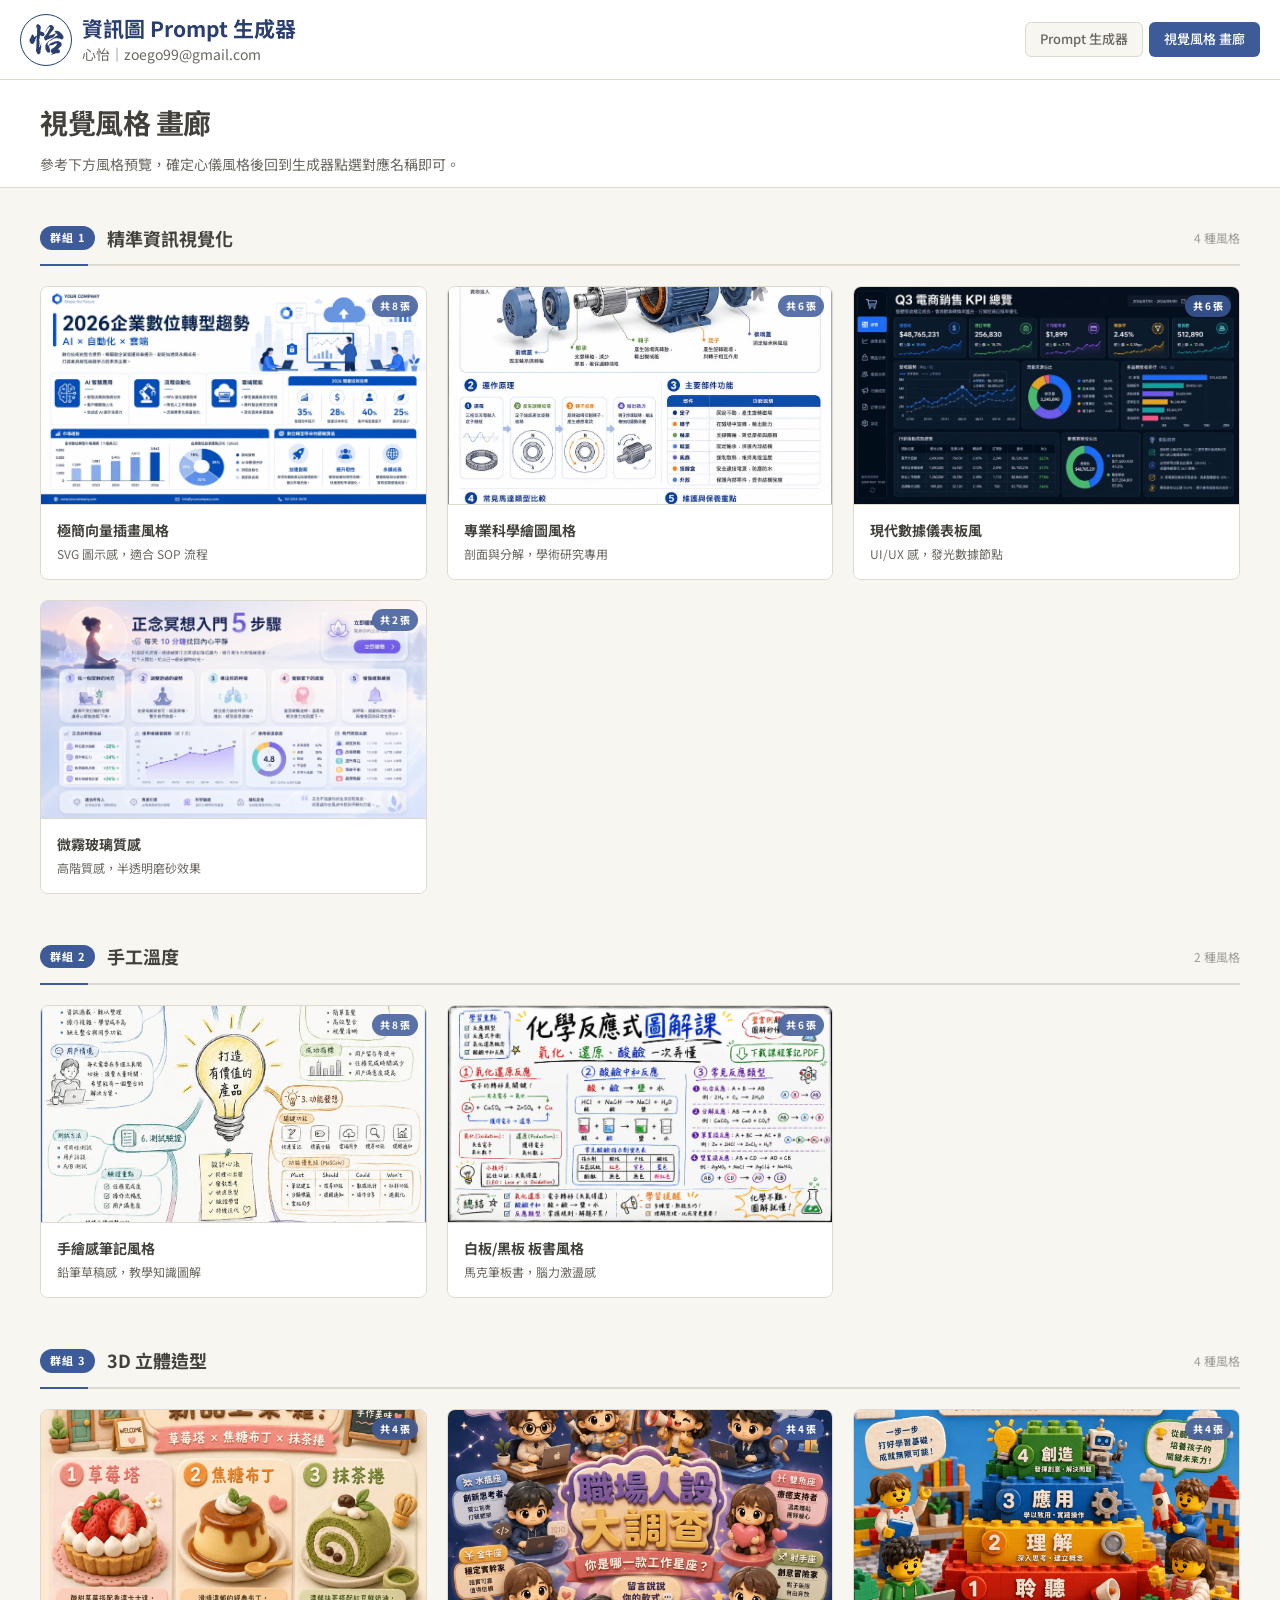
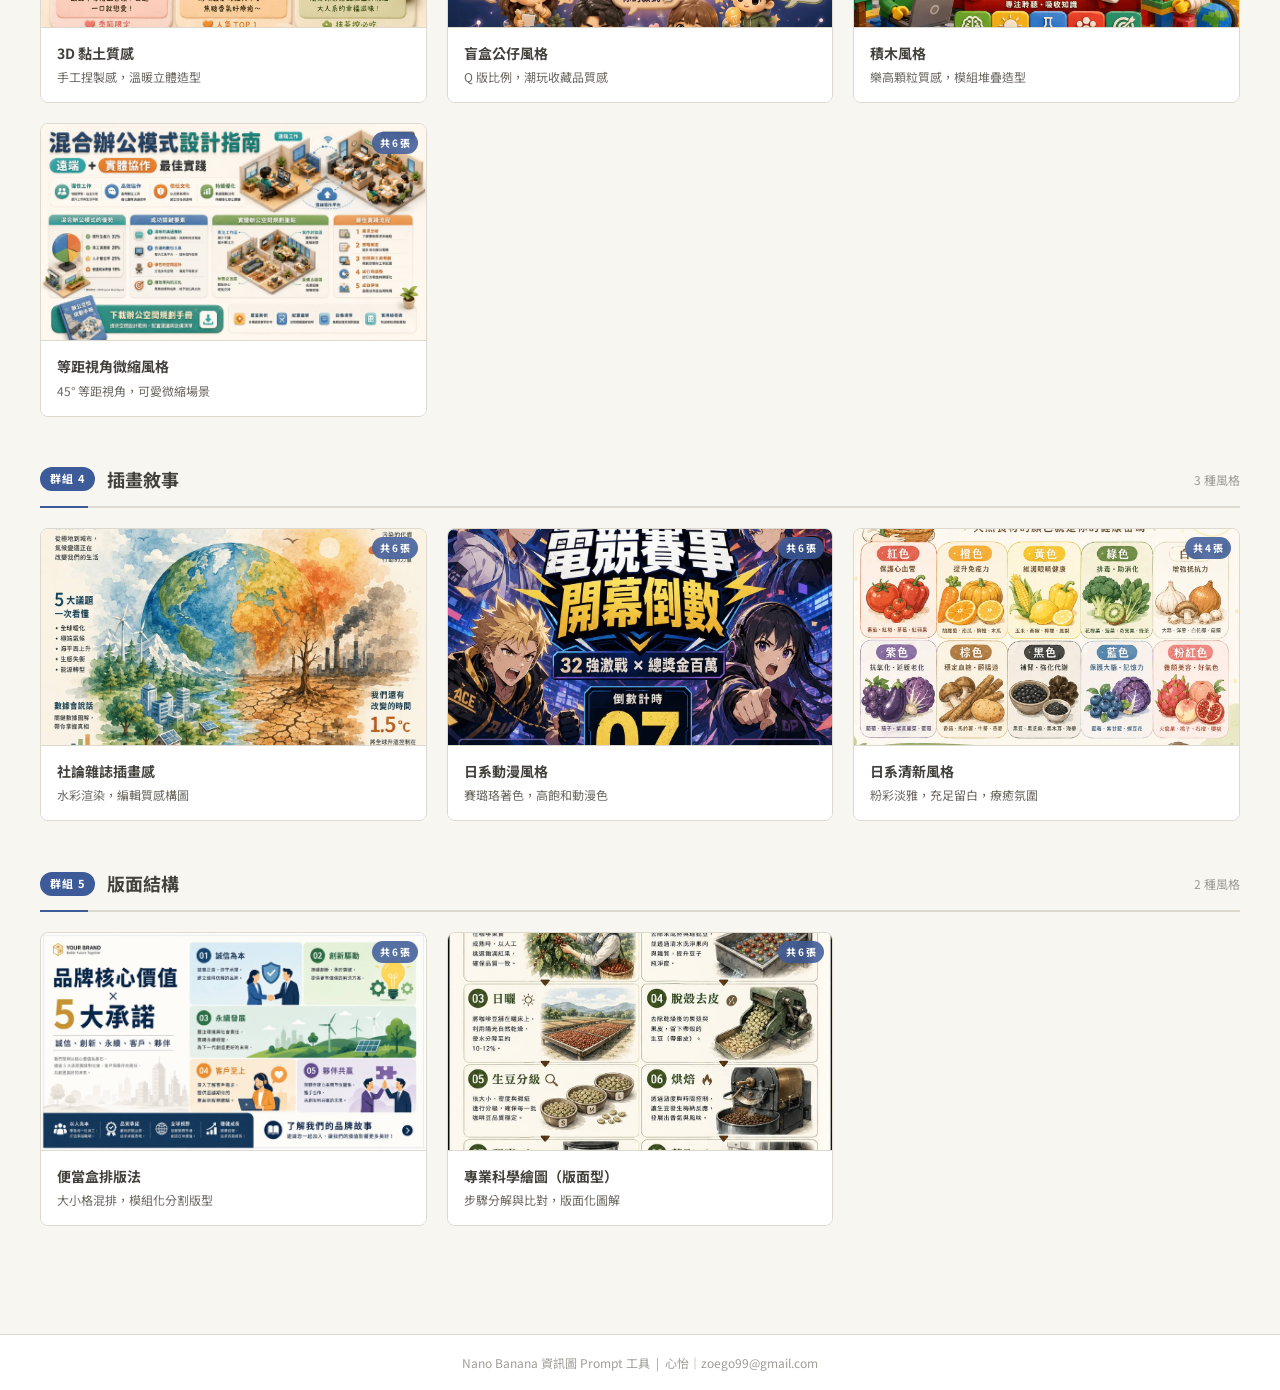
<file: gallery.html>
<!DOCTYPE html>
<html lang="zh-TW" class="page-gallery">
<head>
<meta charset="UTF-8">
<meta name="viewport" content="width=device-width, initial-scale=1.0">
<title>資訊圖｜視覺風格畫廊</title>
<link rel="icon" href="./logo2.ico" type="image/x-icon">
<link rel="preconnect" href="https://fonts.googleapis.com">
<link href="https://fonts.googleapis.com/css2?family=Noto+Sans+TC:wght@400;500;700&display=swap" rel="stylesheet">
<link rel="stylesheet" href="style.css">
</head>
<body>

<!-- ===== NAV ===== -->
<nav>
  <a class="nav-brand" href="index.html">
    <div class="nav-logo"><img src="./logo.svg" alt="" class="logo"></div>
    <div class="nav-text">
      <span class="nav-title">資訊圖 Prompt 生成器</span>
      <!-- ★ 修改這裡換成你的名字和 Email ★ -->
      <span class="nav-sub">心怡｜zoego99@gmail.com</span>
    </div>
  </a>
  <div class="nav-links">
    <a href="index.html">Prompt 生成器</a>
    <a href="gallery.html" class="active">視覺風格 畫廊</a>
  </div>
</nav>

<!-- ===== PAGE HEADER ===== -->
<div class="page-header">
  <h1>視覺風格 畫廊</h1>
  <p>參考下方風格預覽，確定心儀風格後回到生成器點選對應名稱即可。</p>
</div>

<!-- ===== GALLERY BODY (由 JS 動態生成) ===== -->
<div class="gallery-body" id="gallery-body"></div>

<!-- ===== FOOTER ===== -->
<footer>
  <!-- ★ 修改這裡換成你的 Email ★ -->
  <p>Nano Banana 資訊圖 Prompt 工具 &nbsp;|&nbsp; <span>心怡｜zoego99@gmail.com</span></p>
  <!-- <p>Nano Banana 資訊圖 Prompt 工具 &nbsp;|&nbsp; <div href="mailto:your@email.com">心怡｜zoego99@gmail.com</a></p> -->
</footer>

<!-- ===== LIGHTBOX ===== -->
<div class="lightbox-overlay" id="lightbox-overlay" onclick="handleOverlayClick(event)">
  <div class="lightbox-box" id="lightbox-box">
    <button class="lb-close" onclick="closeLightbox()">✕</button>

    <div class="lb-main-img-wrap" id="lb-main-wrap"></div>

    <button class="lb-arrow prev hidden" id="lb-prev" onclick="lbNavigate(-1)">&#8592;</button>
    <button class="lb-arrow next hidden" id="lb-next" onclick="lbNavigate(1)">&#8594;</button>

    <div class="lb-info" id="lb-info">
      <div class="lb-style"><div class="lb-style-name" id="lb-style-name"></div><div class="lb-style-desc" id="lb-style-desc"></div></div>
      <div class="lb-sub-row">
        <span class="lb-sub-bullet">►</span>
        <span id="lb-sub-title"></span>
        <span id="lb-counter" class="lb-counter"></span>
      </div>
    </div>

    <div class="lb-thumb-strip hidden" id="lb-thumb-strip"></div>
  </div>
</div>

<script src="script-gallery.js"></script>
</body>
</html>
</file>
<file: style.css>
/* ============================================================
   style.css — Nano Banana 共用樣式
   包含：Reset、CSS 變數、Nav、共用元件、Gallery、Lightbox
   ============================================================ */

/* ===== RESET & BASE ===== */
*, *::before, *::after { box-sizing: border-box; margin: 0; padding: 0; }

:root {
  --indigo:       #3D5A99;
  --indigo-mid:   #4F6EAE;
  --indigo-light: #E8EDF6;
  --indigo-dark:  #2A3F6F;
  --cream:        #F8F6F1;
  --cream2:       #F0EDE5;
  --cream3:       #E4E0D5;
  --white:        #FFFFFF;
  --text:         #43413c;
  --text-muted:   #6B6760;
  --text-light:   #A09D97;
  --border:       #DDD9CF;
  --border-dark:  #C8C3B8;
  --shadow:       0 1px 4px rgba(0,0,0,0.08);
  --radius:       8px;
  --font:         'Noto Sans TC', 'Microsoft JhengHei', sans-serif;
}

/* ===== NAV (共用) ===== */
nav {
  height: 80px;
  background: var(--white);
  border-bottom: 1px solid var(--border);
  display: flex;
  align-items: center;
  justify-content: space-between;
  padding: 0 20px;
  z-index: 200;
}

.nav-brand {
  display: flex;
  align-items: center;
  gap: 10px;
  text-decoration: none;
}

.logo{width: 35px;}

.nav-logo {
  width: 34px; height: 34px;
  /* background: var(--indigo); */
  border-radius: 8px;
  display: flex; align-items: center; justify-content: center;
  font-weight: 700; font-size: 13px; color: #fff;
  letter-spacing: -0.5px;
  flex-shrink: 0;
  border: 1px solid #2A3F6F; padding: 25px; border-radius: 50%;
}

.nav-text { display: flex; flex-direction: column; }
.nav-title { font-size: 1.5em; font-weight: 700; color: var(--text); line-height: 1.2; margin-bottom: 5px; color: var(--indigo-dark) }
.nav-sub   { color: var(--text-muted); line-height: 1.2; }

.nav-links { display: flex; gap: 6px; }
.nav-links a {
  text-decoration: none;
  padding: 6px 14px;
  border-radius: 6px;
  font-size: 13px;
  font-weight: 500;
  transition: background 0.15s, color 0.15s;
  border: 1px solid transparent;
  white-space: nowrap;
}
.nav-links a.active {
  background: var(--indigo);
  color: #fff;
}
.nav-links a:not(.active) {
  color: var(--text-muted);
  border-color: var(--border);
  background: var(--cream);
}
.nav-links a:not(.active):hover {
  background: var(--indigo-light);
  color: var(--indigo-dark);
  border-color: var(--indigo-mid);
}

/* ===== UTILITY ===== */
.hidden { display: none !important; }
.mt4  { margin-top: 4px; }
.mt8  { margin-top: 8px; }
.mt12 { margin-top: 12px; }


/* ============================================================
   P1 index.html 專用樣式
   ============================================================ */

html.page-generator,
html.page-generator body {
  height: 100%;
  font-family: var(--font);
  font-size: 14px;
  color: var(--text);
  background: var(--cream);
  line-height: 1.6;
  overflow: hidden;
}

/* Nav position for generator (fixed) */
html.page-generator nav {
  position: fixed;
  top: 0; left: 0; right: 0;
}

/* THREE-COLUMN LAYOUT */
.app-layout {
  position: fixed;
  top: 54px; bottom: 0; left: 0; right: 0;
  display: grid;
  grid-template-columns: 220px 240px 1fr;
  overflow: hidden;
}

.col {
  overflow-y: auto;
  border-right: 1px solid var(--border);
  background: var(--white);
}
.col:last-child { border-right: none; background: var(--cream); }
.col-mid        { background: var(--cream2); }

/* Scrollbar */
.col::-webkit-scrollbar { width: 5px; }
.col::-webkit-scrollbar-track { background: transparent; }
.col::-webkit-scrollbar-thumb { background: var(--cream3); border-radius: 3px; }

/* COLUMN HEADERS */
.col-header {
  position: sticky; top: 0; z-index: 10;
  padding: 10px 14px 8px;
  background: var(--white);
  border-bottom: 1px solid var(--border);
  font-size: 10px;
  font-weight: 700;
  letter-spacing: 1px;
  text-transform: uppercase;
  color: var(--text-light);
}
.col-mid   .col-header { background: var(--cream2); }
.col-right .col-header { background: var(--cream); }

/* LEFT COLUMN – FORM SECTIONS */
.form-section {
  border-bottom: 1px solid var(--border);
  padding: 12px 14px;
  overflow: hidden;
}

.section-title {
  display: flex;
  align-items: center;
  gap: 7px;
  margin-bottom: 8px;
}

.section-num {
  width: 19px; height: 19px;
  background: var(--indigo);
  color: #fff;
  border-radius: 50%;
  font-size: 10px;
  font-weight: 700;
  display: flex; align-items: center; justify-content: center;
  flex-shrink: 0;
}

.section-label-text {
  font-size: 12px;
  font-weight: 700;
  color: var(--indigo-dark);
}

/* Selects */
.styled-select {
  width: 100%;
  padding: 7px 28px 7px 10px;
  border: 1px solid var(--border);
  border-radius: var(--radius);
  background: var(--cream);
  color: var(--text);
  font-family: var(--font);
  font-size: 13px;
  appearance: none;
  cursor: pointer;
  background-image: url("data:image/svg+xml,%3Csvg xmlns='http://www.w3.org/2000/svg' width='12' height='8' viewBox='0 0 12 8'%3E%3Cpath d='M1 1l5 5 5-5' stroke='%236B6760' stroke-width='1.5' fill='none' stroke-linecap='round' stroke-linejoin='round'/%3E%3C/svg%3E");
  background-repeat: no-repeat;
  background-position: right 10px center;
  transition: border-color 0.15s;
}
.styled-select:focus {
  outline: none;
  border-color: var(--indigo);
  background-color: var(--white);
}

/* Text inputs */
.styled-input {
  width: 100%;
  padding: 7px 10px;
  border: 1px solid var(--border);
  border-radius: var(--radius);
  background: var(--cream);
  color: var(--text);
  font-family: var(--font);
  font-size: 13px;
  margin-bottom: 6px;
  transition: border-color 0.15s;
  min-width: 0;
  overflow: hidden;
  text-overflow: ellipsis;
}
.styled-input:focus {
  outline: none;
  border-color: var(--indigo);
  background: var(--white);
}
.styled-input::placeholder { color: var(--text-light); }

/* Textarea */
.styled-textarea {
  width: 100%;
  padding: 7px 10px;
  border: 1px solid var(--border);
  border-radius: var(--radius);
  background: var(--cream);
  color: var(--text);
  font-family: var(--font);
  font-size: 13px;
  resize: vertical;
  min-height: 72px;
  line-height: 1.6;
  transition: border-color 0.15s;
  word-break: break-all;
  white-space: pre-wrap;
}
.styled-textarea:focus {
  outline: none;
  border-color: var(--indigo);
  background: var(--white);
}
.styled-textarea::placeholder { color: var(--text-light); }

.input-field-label {
  font-size: 11px;
  font-weight: 700;
  color: var(--text-muted);
  margin-bottom: 4px;
  margin-top: 6px;
}

/* Checkboxes */
.check-row {
  display: flex; align-items: center; gap: 8px;
  padding: 3px 0;
  cursor: pointer;
  user-select: none;
}
.check-row input[type="checkbox"] {
  width: 15px; height: 15px;
  accent-color: var(--indigo);
  cursor: pointer;
  flex-shrink: 0;
  margin-top: 1px;
}
.check-row span {
  font-size: 13px;
  color: var(--text);
  line-height: 1.4;
}

/* Radio rows */
.radio-group { display: flex; flex-direction: column; gap: 2px; }
.radio-row {
  display: flex; align-items: center; gap: 8px;
  padding: 3px 0;
  cursor: pointer;
  user-select: none;
}
.radio-row input[type="radio"] {
  width: 15px; height: 15px;
  accent-color: var(--indigo);
  cursor: pointer;
  flex-shrink: 0;
}
.radio-row span { font-size: 13px; color: var(--text); }

/* Size chips */
.chip-group { display: flex; gap: 6px; flex-wrap: wrap; }
.chip {
  padding: 5px 12px;
  border: 1px solid var(--border);
  border-radius: 20px;
  font-size: 12px;
  font-weight: 500;
  cursor: pointer;
  background: var(--cream);
  color: var(--text-muted);
  transition: all 0.15s;
  user-select: none;
}
.chip.selected, .chip:hover {
  background: var(--indigo);
  color: #fff;
  border-color: var(--indigo);
}

/* MIDDLE COLUMN */
.preview-box {
  padding: 14px;
  background: var(--white);
  border-bottom: 1px solid var(--border);
}

.preview-thumb {
  width: 100%;
  aspect-ratio: 4/3;
  background: var(--cream2);
  border: 1px dashed var(--border-dark);
  border-radius: var(--radius);
  display: flex; flex-direction: column;
  align-items: center; justify-content: center;
  gap: 8px;
  cursor: pointer;
  transition: background 0.15s;
  overflow: hidden;
  position: relative;
}
.preview-thumb:hover { background: var(--indigo-light); border-color: var(--indigo-mid); }
.preview-thumb svg { opacity: 0.35; }

.preview-thumb-label {
  font-size: 12px;
  color: var(--text-muted);
  text-align: center;
  padding: 0 16px;
}

.preview-zoom-hint {
  position: absolute;
  bottom: 8px; right: 8px;
  background: rgba(61,90,153,0.85);
  color: #fff;
  font-size: 10px;
  padding: 3px 8px;
  border-radius: 4px;
}

.style-panel { padding: 14px; }

.opt-group { margin-bottom: 16px; }

.opt-group-title {
  font-size: 10px;
  font-weight: 700;
  letter-spacing: 0.8px;
  text-transform: uppercase;
  color: var(--text-light);
  margin-bottom: 8px;
  padding-bottom: 4px;
  border-bottom: 1px solid var(--border);
}

.opt-row {
  display: flex; align-items: flex-start; gap: 8px;
  padding: 4px 0;
  cursor: pointer;
  user-select: none;
}
.opt-row input {
  flex-shrink: 0;
  margin-top: 2px;
  width: 15px; height: 15px;
  accent-color: var(--indigo);
  cursor: pointer;
}
.opt-row-text { display: flex; flex-direction: column; }
.opt-row-name { font-size: 13px; color: var(--text); font-weight: 500; }
.opt-row-desc { font-size: 11px; color: var(--text-muted); line-height: 1.4; margin-top: 1px; }

/* RIGHT COLUMN – PROMPT OUTPUT */
.col-right { background: var(--cream); }

.prompt-output-area { padding: 14px; }

.prompt-block {
  background: var(--white);
  border: 1px solid var(--border);
  border-radius: var(--radius);
  padding: 14px;
  margin-bottom: 12px;
}

.prompt-block-title {
  font-size: 10px;
  font-weight: 700;
  letter-spacing: 0.8px;
  text-transform: uppercase;
  color: var(--text-light);
  margin-bottom: 10px;
}

.prompt-items {
  display: grid;
  grid-template-columns: 1fr 1fr;
  gap: 4px 10px;
}
.prompt-item {
  display: flex;
  align-items: flex-start;
  gap: 6px;
  font-size: 12px;
  line-height: 1.5;
  color: var(--text-muted);
  min-width: 0;
}
.prompt-item::before {
  content: "▸";
  color: var(--indigo);
  flex-shrink: 0;
  margin-top: 1px;
}
.prompt-item > div { min-width: 0; word-break: break-all; }
.prompt-item strong { color: var(--text); font-weight: 700; }

.prompt-empty {
  font-size: 13px;
  color: var(--text-light);
  text-align: center;
  padding: 20px 0;
}

/* Editable prompt */
.prompt-editable-wrap {
  background: var(--white);
  border: 1px solid var(--border);
  border-radius: var(--radius);
  margin-bottom: 12px;
}

.prompt-editable-header {
  display: flex;
  align-items: center;
  justify-content: space-between;
  padding: 10px 12px 8px;
  border-bottom: 1px solid var(--border);
}

.prompt-editable-title {
  font-size: 10px;
  font-weight: 700;
  letter-spacing: 0.8px;
  text-transform: uppercase;
  color: var(--text-light);
}

.prompt-editable-textarea {
  width: 100%;
  min-height: 180px;
  padding: 12px;
  border: none;
  border-radius: 0 0 var(--radius) var(--radius);
  background: var(--white);
  color: var(--text);
  font-family: var(--font);
  font-size: 13px;
  line-height: 1.7;
  resize: vertical;
}
.prompt-editable-textarea:focus { outline: none; }

/* Buttons */
.prompt-actions {
  display: flex;
  gap: 8px;
  padding: 0 0 14px;
}

.btn {
  padding: 8px 16px;
  border-radius: var(--radius);
  font-family: var(--font);
  font-size: 13px;
  font-weight: 500;
  cursor: pointer;
  transition: all 0.15s;
  border: 1px solid var(--border);
}
.btn-primary  { background: var(--indigo); color: #fff; border-color: var(--indigo); flex: 1; }
.btn-primary:hover  { background: var(--indigo-dark); }
.btn-secondary { background: var(--cream); color: var(--text-muted); flex: 1; }
.btn-secondary:hover { background: var(--cream3); color: var(--text); }

/* Copy flash */
.copy-success {
  display: inline-block;
  font-size: 11px;
  color: #2D7D5A;
  margin-left: 6px;
  opacity: 0;
  transition: opacity 0.2s;
}
.copy-success.show { opacity: 1; }

/* Generator Lightbox (preview image in middle col) */
.lightbox {
  display: none;
  position: fixed; inset: 0;
  background: rgba(0,0,0,0.75);
  z-index: 999;
  align-items: center;
  justify-content: center;
}
.lightbox.open { display: flex; }

.lightbox-inner {
  background: var(--white);
  border-radius: 12px;
  padding: 24px;
  max-width: 90vw;
  max-height: 90vh;
  overflow: hidden;    /* ← 改掉 */
  position: relative;
  display: flex;
  flex-direction: column;
  align-items: center;
}

.lightbox-close {
  position: absolute; top: 12px; right: 16px;
  font-size: 22px; color: var(--text-muted);
  cursor: pointer; background: none; border: none;
  line-height: 1;
}
.lightbox-close:hover { color: var(--text); }

.lightbox-img {
  max-width: 100%;
  max-height: calc(80vh - 80px);  /* 扣掉 padding 和說明文字高度 */
  width: auto;
  height: auto;
  display: block;
  object-fit: contain;
  border-radius: 6px;
}

.lightbox-caption {
  margin-top: 12px;
  text-align: center;
  font-size: 14px;
  color: var(--text-muted);
}


/* ============================================================
   P2 gallery.html 專用樣式
   ============================================================ */

html.page-gallery body {
  font-family: var(--font);
  font-size: 14px;
  color: var(--text);
  background: var(--cream);
  line-height: 1.6;
  min-height: 100vh;
}

html.page-gallery nav {
  position: sticky;
  top: 0;
}

/* Page header */
.page-header {
  background: var(--white);
  border-bottom: 1px solid var(--border);
  /* padding: 32px 40px 28px; */
  padding: 20px 40px 10px;
}
.page-header h1 {
  font-size: 28px;
  font-weight: 700;
  color: var(--text);
  letter-spacing: -0.5px;
  margin-bottom: 8px;
}
.page-header p {
  font-size: 14px;
  color: var(--text-muted);
  line-height: 1.7;
}

/* Gallery body */
.gallery-body {
  padding: 36px 40px 60px;
  max-width: 1280px;
  margin: 0 auto;
}

/* Group section */
.group-section { margin-bottom: 48px; }

.group-header {
  display: flex;
  align-items: center;
  gap: 12px;
  margin-bottom: 20px;
  padding-bottom: 12px;
  border-bottom: 2px solid var(--border);
  position: relative;
}
.group-header::before {
  content: '';
  position: absolute;
  left: 0; bottom: -2px;
  width: 48px; height: 2px;
  background: var(--indigo);
}

.group-tag {
  font-size: 11px;
  font-weight: 700;
  letter-spacing: 1px;
  text-transform: uppercase;
  color: var(--white);
  background: var(--indigo);
  padding: 3px 10px;
  border-radius: 20px;
}

.group-title {
  font-size: 18px;
  font-weight: 700;
  color: var(--text);
}

.group-count {
  font-size: 12px;
  color: var(--text-light);
  margin-left: auto;
}

/* Card grid */
.card-grid {
  display: grid;
  grid-template-columns: repeat(3, 1fr);
  gap: 20px;
}

/* Style card */
.style-card {
  background: var(--white);
  border: 1px solid var(--border);
  border-radius: var(--radius);
  overflow: hidden;
  cursor: pointer;
  transition: transform 0.18s, box-shadow 0.18s, border-color 0.18s;
}
.style-card:hover {
  transform: translateY(-3px);
  box-shadow: 0 8px 24px rgba(61,90,153,0.12);
  border-color: var(--indigo-mid);
}

.card-img-wrap {
  width: 100%;
  aspect-ratio: 16 / 9;
  background: var(--cream2);
  overflow: hidden;
  position: relative;
  display: flex;
  align-items: center;
  justify-content: center;
}
.card-img-wrap img {
  width: 100%; height: 100%;
  object-fit: cover;
  display: block;
  transition: transform 0.3s;
}
.style-card:hover .card-img-wrap img { transform: scale(1.03); }

/* Placeholder */
.card-placeholder {
  width: 100%; height: 100%;
  display: flex; flex-direction: column;
  align-items: center; justify-content: center;
  gap: 10px;
  background: linear-gradient(135deg, var(--cream2) 0%, var(--cream3) 100%);
}
.card-placeholder-icon {
  width: 44px; height: 44px;
  border-radius: 10px;
  background: var(--indigo-light);
  display: flex; align-items: center; justify-content: center;
}
.card-placeholder-icon svg { opacity: 0.6; }
.card-placeholder-text {
  font-size: 12px;
  font-weight: 500;
  color: var(--text-muted);
  text-align: center;
  padding: 0 12px;
}

/* Multi badge */
.card-multi-badge {
  position: absolute;
  top: 8px; right: 8px;
  background: rgba(61,90,153,0.85);
  color: #fff;
  font-size: 10px;
  font-weight: 700;
  padding: 3px 8px;
  border-radius: 12px;
  backdrop-filter: blur(4px);
}

/* Card info */
.card-info {
  padding: 14px 16px 16px;
  border-top: 1px solid var(--border);
  background: var(--white);
}
.card-name {
  font-size: 14px;
  font-weight: 700;
  color: var(--text);
  margin-bottom: 4px;
}
.card-desc {
  font-size: 12px;
  color: var(--text-muted);
  line-height: 1.5;
}

/* Gallery Lightbox */
.lightbox-overlay {
  display: none;
  position: fixed; inset: 0;
  background: rgba(20,18,14,0.82);
  z-index: 900;
  align-items: center;
  justify-content: center;
  padding: 24px;
  backdrop-filter: blur(4px);
}
.lightbox-overlay.open { display: flex; }

.lightbox-box {
  background: var(--white);
  border-radius: 14px;
  width: 100%;
  max-width: 860px;
  max-height: 90vh;
  overflow: hidden;
  display: flex;
  flex-direction: column;
  position: relative;
  box-shadow: 0 24px 64px rgba(0,0,0,0.3);
}

.lb-close {
  position: absolute;
  top: 14px; right: 16px;
  width: 32px; height: 32px;
  border: none;
  background: rgba(0,0,0,0.12);
  color: var(--text);
  border-radius: 50%;
  font-size: 18px;
  cursor: pointer;
  display: flex; align-items: center; justify-content: center;
  z-index: 10;
  transition: background 0.15s;
  line-height: 1;
}
.lb-close:hover { background: rgba(0,0,0,0.22); }

.lb-main-img-wrap {
  width: 100%;
  aspect-ratio: 16 / 9;
  background: var(--cream2);
  display: flex;
  align-items: center;
  justify-content: center;
  position: relative;
  overflow: hidden;
  flex-shrink: 0;
}
.lb-main-img-wrap img {
  width: 100%; height: 100%;
  object-fit: contain;
  display: block;
}

.lb-placeholder-large {
  display: flex;
  flex-direction: column;
  align-items: center;
  justify-content: center;
  gap: 14px;
  width: 100%; height: 100%;
}
.lb-placeholder-large svg { opacity: 0.3; }
.lb-placeholder-large span { font-size: 14px; color: var(--text-light); }

/* Arrows */
.lb-arrow {
  position: absolute;
  top: 50%; transform: translateY(-50%);
  width: 40px; height: 40px;
  background: rgba(255,255,255,0.9);
  border: 1px solid var(--border);
  border-radius: 50%;
  cursor: pointer;
  display: flex; align-items: center; justify-content: center;
  font-size: 16px;
  color: var(--text);
  transition: background 0.15s, transform 0.15s;
  z-index: 5;
  box-shadow: 0 2px 8px rgba(0,0,0,0.12);
}
.lb-arrow:hover { background: var(--white); transform: translateY(-50%) scale(1.08); }
.lb-arrow.prev { left: 12px; }
.lb-arrow.next { right: 12px; }

/* Info */
.lb-info {
  padding: 16px 20px 14px;
  border-top: 1px solid var(--border);
  flex-shrink: 0;
}
.lb-style-name {
  font-size: 16px;
  font-weight: 700;
  color: var(--text);
  margin-bottom: 4px;
}
.lb-sub-row {
  display: flex;
  align-items: center;
  gap: 6px;
  font-size: 13px;
  color: var(--text-muted);
}
.lb-sub-bullet { color: var(--indigo); font-weight: 700; }
.lb-counter {
  margin-left: auto;
  font-size: 11px;
  color: var(--text-light);
  background: var(--cream2);
  padding: 2px 8px;
  border-radius: 10px;
}

/* Thumbnail strip */
.lb-thumb-strip {
  display: flex;
  gap: 8px;
  padding: 12px 20px 16px;
  overflow-x: auto;
  border-top: 1px solid var(--border);
  background: var(--cream);
  flex-shrink: 0;
}
.lb-thumb-strip::-webkit-scrollbar { height: 4px; }
.lb-thumb-strip::-webkit-scrollbar-thumb { background: var(--cream3); border-radius: 2px; }

.lb-thumb {
  flex-shrink: 0;
  width: 80px;
  aspect-ratio: 16/9;
  border-radius: 6px;
  overflow: hidden;
  border: 2px solid transparent;
  cursor: pointer;
  transition: border-color 0.15s, transform 0.15s;
  background: var(--cream2);
  display: flex; align-items: center; justify-content: center;
}
.lb-thumb:hover { transform: scale(1.05); }
.lb-thumb.active { border-color: var(--indigo); }
.lb-thumb img { width: 100%; height: 100%; object-fit: cover; }
.lb-thumb-placeholder {
  font-size: 9px;
  color: var(--text-light);
  text-align: center;
  padding: 4px;
  line-height: 1.3;
}
/* 自訂結構 */
.lb-style div{ display: inline-block; }
.lb-style-desc{ color:var(--text-muted); }


/* Footer */
footer {
  background: var(--white);
  border-top: 1px solid var(--border);
  padding: 18px 40px;
  text-align: center;
  font-size: 12px;
  color: var(--text-light);
}
footer a { color: var(--indigo); text-decoration: none; }
footer a:hover { text-decoration: underline; }
.month{ font-size: .8em; padding-top: 20px; padding-left: 10px;}
</file>
